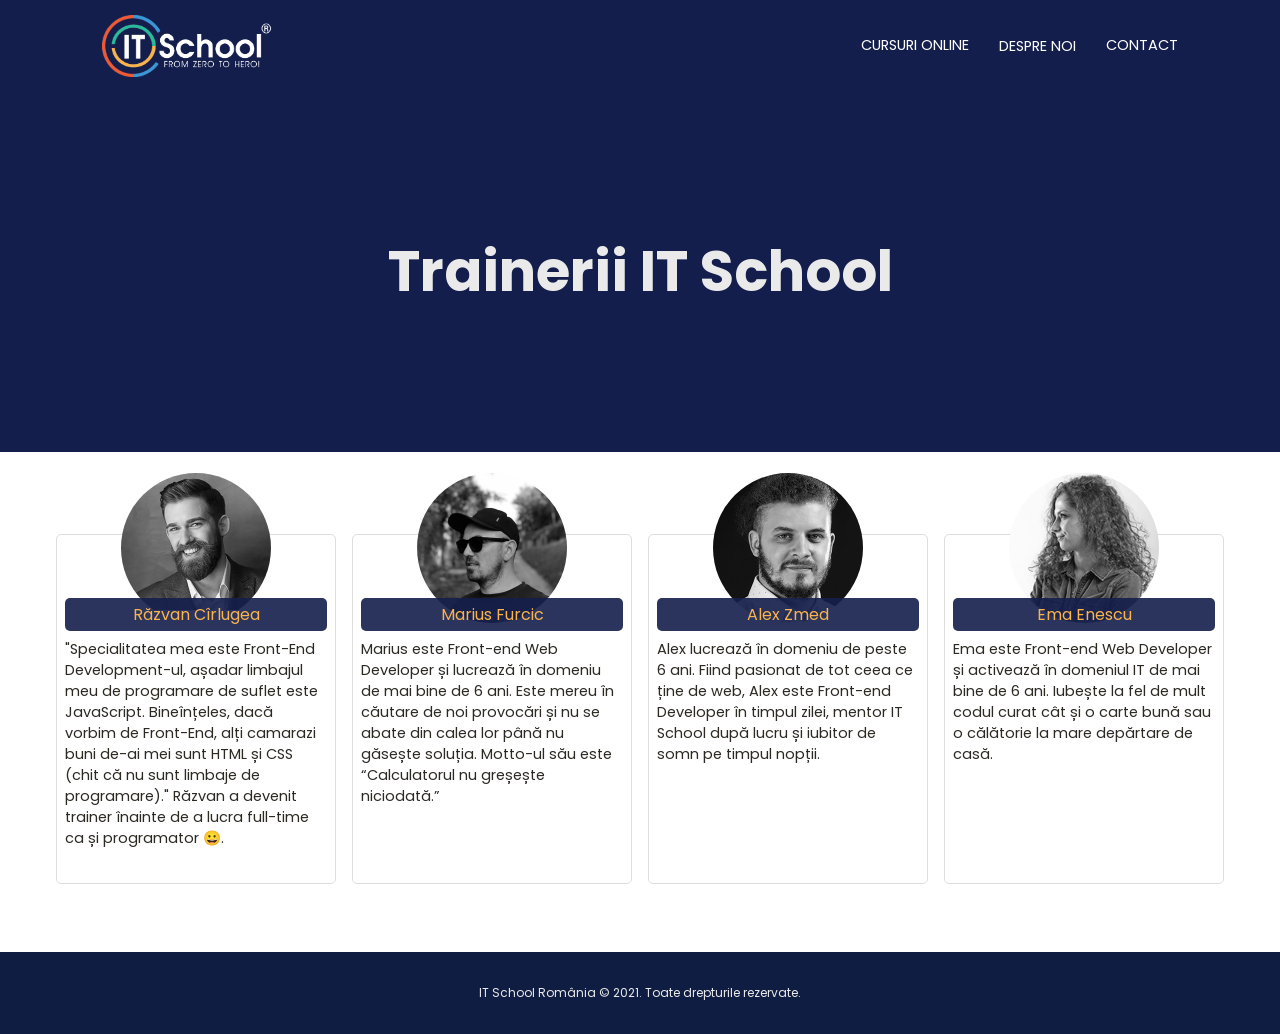
<file: it-school-web/about/about.html>
<!doctype html>
<html lang="en">
  <head>
    <meta charset="UTF-8" />
    <meta http-equiv="X-UA-Compatible" content="IE=edge" />
    <meta name="viewport" content="width=device-width, initial-scale=1.0" />
    <title>Trainerii IT School — Despre noi</title>
    <link
      href="https://fonts.googleapis.com/css2?family=Poppins:ital,wght@0,400;0,700;1,400&display=swap"
      rel="stylesheet"
    />
    <link
      href="https://fonts.googleapis.com/css2?family=Material+Symbols+Outlined:opsz,wght,FILL,GRAD@24,400,0,0"
      rel="stylesheet"
    />
    <link rel="stylesheet" href="../about/about-style.css" />
  </head>
  <body>
    <!--------------------------------------- NAVIGATION ------------------>
    <header>
      <a class="logo" href="../index.html">
        <img src="itschool-logo.png" />
      </a>
      <nav class="nav-list">
        <a href="../online/cursurionline.html">CURSURI ONLINE</a>
        <div class="dropdown">
          <a href="#">DESPRE NOI</a>
          <ul>
            <li><a href="../index.html">IT SCHOOL</a></li>
            <li><a href="about.html">INFO</a></li>
          </ul>
        </div>
        <a href="../contact/contact.html">CONTACT</a>
      </nav>
    </header>

    <main>
      <section class="welcome">
        <div class="container">
          <h1>Trainerii IT School</h1>
        </div>
      </section>

      <!-------------------------- TRAINERS LIST ------------------------------>
      <section class="trainers">
        <div class="container grid">
          <div class="trainers-container">
            <div class="trainer-wrapper">
              <div class="trainer">
                <div class="image-wrapper">
                  <img src="razvan.jpeg" alt="Razvan Cirlugea" />
                </div>
                <h3>Răzvan Cîrlugea</h3>
                <p>
                  "Specialitatea mea este Front-End Development-ul, așadar
                  limbajul meu de programare de suflet este JavaScript.
                  Bineînțeles, dacă vorbim de Front-End, alți camarazi buni
                  de-ai mei sunt HTML și CSS (chit că nu sunt limbaje de
                  programare)." Răzvan a devenit trainer înainte de a lucra
                  full-time ca și programator 😀.
                </p>
              </div>
            </div>

            <div class="trainer-wrapper">
              <div class="trainer">
                <div class="image-wrapper">
                  <img src="marius.png" alt="Marius Furcic" />
                </div>
                <h3>Marius Furcic</h3>
                <p>
                  Marius este Front-end Web Developer și lucrează în domeniu de
                  mai bine de 6 ani. Este mereu în căutare de noi provocări și
                  nu se abate din calea lor până nu găsește soluția. Motto-ul
                  său este “Calculatorul nu greșește niciodată.”
                </p>
              </div>
            </div>

            <div class="trainer-wrapper">
              <div class="trainer">
                <div class="image-wrapper">
                  <img src="alex.jpeg" alt="Alex Zmed" />
                </div>
                <h3>Alex Zmed</h3>
                <p>
                  Alex lucrează în domeniu de peste 6 ani. Fiind pasionat de tot
                  ceea ce ține de web, Alex este Front-end Developer în timpul
                  zilei, mentor IT School după lucru și iubitor de somn pe
                  timpul nopții.
                </p>
              </div>
            </div>

            <div class="trainer-wrapper">
              <div class="trainer">
                <div class="image-wrapper">
                  <img src="ema.jpeg" alt="Ema Enescu" />
                </div>
                <h3>Ema Enescu</h3>
                <p>
                  Ema este Front-end Web Developer și activează în domeniul IT
                  de mai bine de 6 ani. Iubește la fel de mult codul curat cât
                  și o carte bună sau o călătorie la mare depărtare de casă.
                </p>
              </div>
            </div>
          </div>
        </div>
      </section>
    </main>

    <!----------------------------FOOTER------------------------------------>
    <footer>
      <div class="container">
        <p>IT School România © 2021. Toate drepturile rezervate.</p>
      </div>
    </footer>
  </body>
</html>
</file>
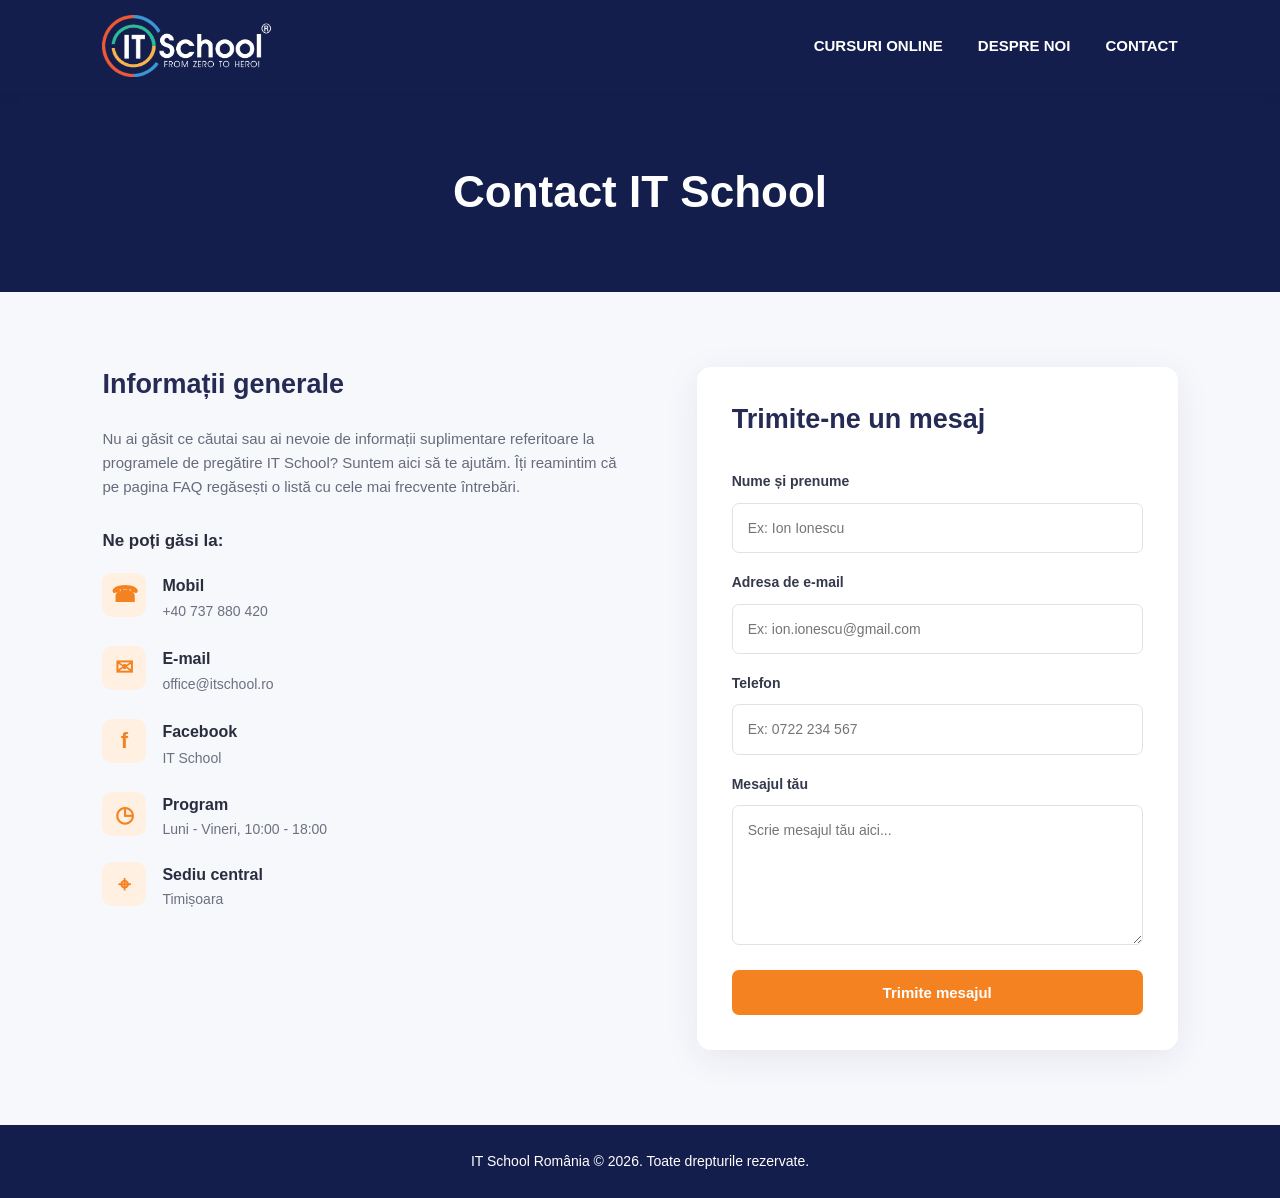
<file: it-school-web/contact/contact.html>
<!DOCTYPE html>
<html lang="ro">
<head>
    <meta charset="UTF-8">
    <meta http-equiv="X-UA-Compatible" content="IE=edge">
    <meta name="viewport" content="width=device-width, initial-scale=1.0">

    <title>Contact IT School</title>

    <meta name="description" content="Contactează IT School pentru informații despre cursurile IT.">

    <link rel="stylesheet" href="contact-style.css">
</head>

<body>

    <!-- HEADER -->
    <header>
        <a class="logo" href="../index.html">
            <img src="itschool-logo.png" alt="Logo IT School">
        </a>

        <nav class="nav-list">
            <a href="../online/cursurionline.html">CURSURI ONLINE</a>

            <div class="dropdown">
                <a href="#">DESPRE NOI</a>

                <ul>
                    <li>
                        <a href="../index.html">IT SCHOOL</a>
                    </li>
                    <li>
                        <a href="../about/about.html">INFO</a>
                    </li>
                </ul>
            </div>

            <a href="contact.html">CONTACT</a>
        </nav>
    </header>


    <!-- BANNER -->
    <section class="welcome">
        <div class="container-contact">
            <h1>Contact IT School</h1>
        </div>
    </section>


    <!-- CONTACT -->
    <section class="contact">
        <div class="container2-contact">

            <!-- INFORMAȚII GENERALE -->
            <div class="contact-info">

                <h2>Informații generale</h2>

                <p class="text-lung">
                    Nu ai găsit ce căutai sau ai nevoie de informații
                    suplimentare referitoare la programele de pregătire
                    IT School? Suntem aici să te ajutăm. Îți reamintim
                    că pe pagina FAQ regăsești o listă cu cele mai
                    frecvente întrebări.
                </p>

                <p class="text-scurt">Ne poți găsi la:</p>

                <ul class="date">

                    <li>
                        <span class="symbol1">☎</span>

                        <div>
                            <p>Mobil</p>
                            <a href="tel:+40737880420">
                                +40 737 880 420
                            </a>
                        </div>
                    </li>

                    <li>
                        <span class="symbol2">✉</span>

                        <div>
                            <p>E-mail</p>
                            <a href="mailto:office@itschool.ro">
                                office@itschool.ro
                            </a>
                        </div>
                    </li>

                    <li>
                        <span class="symbol3">f</span>

                        <div>
                            <p>Facebook</p>
                            <a
                                href="https://www.facebook.com/itschool.ro/"
                                target="_blank"
                                rel="noopener noreferrer"
                            >
                                IT School
                            </a>
                        </div>
                    </li>

                    <li>
                        <span class="symbol4">◷</span>

                        <div>
                            <p>Program</p>
                            <p class="cand">
                                Luni - Vineri, 10:00 - 18:00
                            </p>
                        </div>
                    </li>

                    <li>
                        <span class="symbol5">⌖</span>

                        <div>
                            <p>Sediu central</p>
                            <p class="unde">Timișoara</p>
                        </div>
                    </li>

                </ul>
            </div>


            <!-- FORMULAR DE CONTACT -->
            <form class="formular-contact">

                <h2>Trimite-ne un mesaj</h2>

                <label for="name">Nume și prenume</label>
                <input
                    id="name"
                    name="name"
                    type="text"
                    placeholder="Ex: Ion Ionescu"
                    autocomplete="name"
                    required
                >

                <label for="email">Adresa de e-mail</label>
                <input
                    id="email"
                    name="email"
                    type="email"
                    placeholder="Ex: ion.ionescu@gmail.com"
                    autocomplete="email"
                    required
                >

                <label for="phone">Telefon</label>
                <input
                    id="phone"
                    name="phone"
                    type="tel"
                    placeholder="Ex: 0722 234 567"
                    autocomplete="tel"
                >

                <label for="message">Mesajul tău</label>
                <textarea
                    id="message"
                    name="message"
                    rows="5"
                    placeholder="Scrie mesajul tău aici..."
                    required
                ></textarea>

                <button type="submit">Trimite mesajul</button>

            </form>

        </div>
    </section>


    <!-- FOOTER -->
    <footer>
        <div class="footer">
            <p>
                IT School România © 2026. Toate drepturile rezervate.
            </p>
        </div>
    </footer>

</body>
</html>
</file>
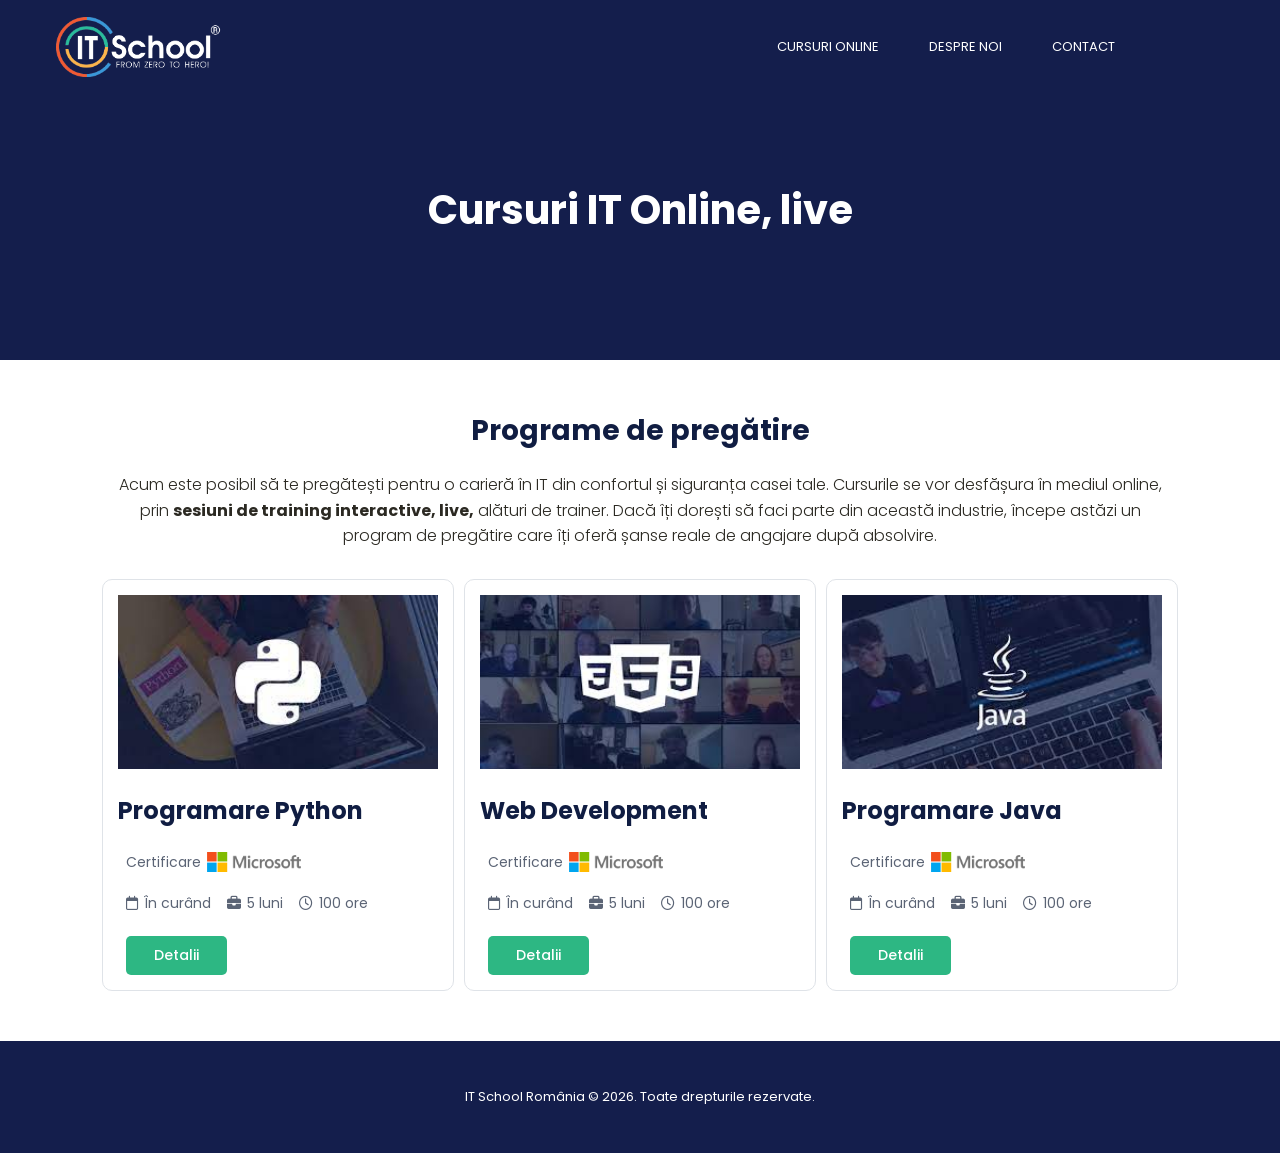
<file: it-school-web/online/cursurionline.html>
<!doctype html>
<html lang="ro">
  <head>
    <meta charset="UTF-8" />
    <meta name="viewport" content="width=device-width, initial-scale=1.0" />
    <title>Cursuri Online</title>
    <link rel="preconnect" href="https://fonts.googleapis.com" />
    <link rel="preconnect" href="https://fonts.gstatic.com" crossorigin />
    <link
      href="https://fonts.googleapis.com/css2?family=Poppins:wght@300;400;500;700&display=swap"
      rel="stylesheet"
    />
    <link
      rel="stylesheet"
      href="https://cdnjs.cloudflare.com/ajax/libs/font-awesome/6.7.2/css/all.min.css"
    />
    <link rel="stylesheet" href="cursurionline.css" />
  </head>

  <body>
    <header>
      <a class="logo" href="../index.html">
        <img src="itschool-logo.png" alt="Logo IT School" />
      </a>

      <nav class="nav-list">
        <a href="cursurionline.html">Cursuri Online</a>

        <div class="dropdown">
          <a href="#">Despre Noi</a>
          <ul>
            <li><a href="../index.html">IT School</a></li>
            <li><a href="../about/about.html">Info</a></li>
          </ul>
        </div>

        <a href="../contact/contact.html">Contact</a>
      </nav>
    </header>

    <section class="section-welcome">
      <div class="container1">
        <h1>Cursuri IT Online, live</h1>
      </div>
    </section>

    <section class="section-program">
      <div class="container2">
        <h2>Programe de pregătire</h2>
        <p class="main-paragraph">
          Acum este posibil să te pregătești pentru o carieră în IT din
          confortul și siguranța casei tale. Cursurile se vor desfășura în
          mediul online, prin
          <strong>sesiuni de training interactive, live,</strong> alături de
          trainer. Dacă îți dorești să faci parte din această industrie, începe
          astăzi un program de pregătire care îți oferă șanse reale de angajare
          după absolvire.
        </p>
      </div>

      <section class="container3">
        <div class="card">
          <div class="card-media">
            <img class="card-logo" src="python.jpeg" alt="Programare Python" />
          </div>

          <h3>Programare Python</h3>

          <div class="badges">
            <span class="certificare">
              <span>Certificare</span>
              <img
                class="logo-microsoft"
                src="microsoft-color.png"
                alt="Logo Microsoft"
              />
            </span>
          </div>

          <div class="badges">
            <span class="when">
              <i class="fa-regular fa-calendar"></i>
              În curând
            </span>

            <span class="duration">
              <i class="fa-solid fa-briefcase"></i>
              5 luni
            </span>

            <span class="hours">
              <i class="fa-regular fa-clock"></i>
              100 ore
            </span>
          </div>

          <a class="btn" href="#">Detalii</a>
        </div>

        <div class="card">
          <div class="card-media">
            <img class="card-logo" src="web-dev.jpeg" alt="Web Development" />
          </div>

          <h3>Web Development</h3>

          <div class="badges">
            <span class="certificare">
              <span>Certificare</span>
              <img
                class="logo-microsoft"
                src="microsoft-color.png"
                alt="Logo Microsoft"
              />
            </span>
          </div>

          <div class="badges">
            <span class="when">
              <i class="fa-regular fa-calendar"></i>
              În curând
            </span>

            <span class="duration">
              <i class="fa-solid fa-briefcase"></i>
              5 luni
            </span>

            <span class="hours">
              <i class="fa-regular fa-clock"></i>
              100 ore
            </span>
          </div>

          <a class="btn" href="#">Detalii</a>
        </div>

        <div class="card">
          <div class="card-media">
            <img class="card-logo" src="Java.jpeg" alt="Programare Java" />
          </div>

          <h3>Programare Java</h3>

          <div class="badges">
            <span class="certificare">
              <span>Certificare</span>
              <img
                class="logo-microsoft"
                src="microsoft-color.png"
                alt="Logo Microsoft"
              />
            </span>
          </div>

          <div class="badges">
            <span class="when">
              <i class="fa-regular fa-calendar"></i>
              În curând
            </span>

            <span class="duration">
              <i class="fa-solid fa-briefcase"></i>
              5 luni
            </span>

            <span class="hours">
              <i class="fa-regular fa-clock"></i>
              100 ore
            </span>
          </div>

          <a class="btn" href="#">Detalii</a>
        </div>
      </section>
    </section>

    <footer class="footer">
      <p>IT School România © 2026. Toate drepturile rezervate.</p>
    </footer>
  </body>
</html>
</file>
<file: it-school-web/about/about-style.css>
:root {
  --background-dark: #141e4c;
}

* {
  box-sizing: border-box;
  margin: 0;
  padding: 0;
  font-family: "Poppins", sans-serif;
}

body {
  display: flex;
  flex-direction: column;
  min-height: 100vh;
}

h1 {
  font-size: 3.5rem;
  color: #eaeaea;
}

h2 {
  font-size: 1.75rem;
  color: #101d42;
}

h3 {
  font-size: 1.5rem;
  color: #fbb44c;
}

p {
  font-size: 0.91rem;
  color: #2b2922;
}

.container {
  max-width: 1200px;
  min-width: 320px;
  margin: auto;
  padding: 1rem;
}

main {
  flex-grow: 1;
}

/* ----------------------------------- Navigation */
header {
  display: flex;
  justify-content: space-between;
  align-items: center;
  padding: 15px 8%;
  background-color: var(--background-dark);
  position: sticky;
  top: 0;
  width: 100%;
  z-index: 10;
}

.logo {
  display: flex;
  align-items: center;
}

.logo img {
  width: 170px;
  height: auto;
}

.nav-list {
  display: flex;
  align-items: center;
  gap: 30px;
}

.nav-list > a,
.dropdown > a {
  color: white;
  font-size: 0.91rem;
  text-transform: uppercase;
  text-decoration: none;
}

.nav-list a:hover {
  color: #fbb44c;
}

.dropdown {
  position: relative;
}

.dropdown ul {
  display: none;
  position: absolute;
  top: 100%;
  left: 0;
  min-width: 160px;
  list-style: none;
  background-color: var(--background-dark);
}

.dropdown:hover ul {
  display: block;
}

.dropdown ul a {
  display: block;
  padding: 10px 15px;
  color: white;
  text-decoration: none;
}

/* -----------------------------------FOOTER */
footer {
  background-color: #101d42;
}

footer p {
  font-size: 0.75rem;
  text-align: center;
  color: #eaeaea;
  padding: 1rem 0;
}

/* -----------------------------------TITLU ȘI CARDURI */
.welcome {
  background-color: #141e4c;
  height: 40vh;
  display: flex;
  justify-content: center;
  align-items: center;
}

.welcome h1 {
  text-align: center;
}

/* --------------------------CARDURI--------------------------------- */

.trainers .container.grid {
  padding: 1rem 0.5rem;
}

.trainers .trainers-container {
  padding-bottom: 1.75rem;
  display: flex;
  flex-wrap: wrap;
}

.trainers .trainer-wrapper {
  width: 25%;
  padding: 1.5rem 0.5rem;
}

.trainers .trainer {
  width: 100%;
  min-height: 350px;
  padding: 0.5rem;
  border: 1px solid #ddd;
  border-radius: 5px;
  margin-top: 2.6rem;
  display: flex;
  flex-direction: column;
  align-items: center;
}

.trainer:hover {
  transform: translateY(-5px);
}

.trainers .image-wrapper {
  width: 150px;
  height: 150px;
  border-radius: 50%;
  overflow: hidden;
  margin-top: -70px;
}

.trainer img {
  width: 100%;
  height: auto;
  filter: grayscale(100%);
}

.trainer h3 {
  width: 100%;
  font-size: 1rem;
  font-weight: 400;
  text-align: center;
  background-color: rgba(20, 30, 76, 0.9);
  border-radius: 5px;
  padding: 0.25rem 0;
  margin-bottom: 0.5rem;
  margin-top: -25px;
  z-index: 1;
}

/* --------------------------------------RESPONSIVE */
@media (max-width: 768px) {
  .welcome h1 {
    font-size: 2rem;
  }
}

@media (max-width: 992px) {
  .trainers .trainer-wrapper {
    width: calc(100% / 3);
  }
}

@media (max-width: 768px) {
  .trainers .trainer-wrapper {
    width: 50%;
  }

  .trainers .trainer {
    min-height: 310px;
  }
}

@media (max-width: 576px) {
  .trainers .trainer-wrapper {
    width: 100%;
  }

  .trainers .trainer {
    min-height: 0;
  }

  .trainer p {
    margin-bottom: 0.5rem;
  }
}
</file>
<file: it-school-web/contact/contact-style.css>
:root {
    --text-light: #eaeaea;
    --button-color: #2bb686;
    --background-dark: #141e4c;
    --background-light: #f5f8fc;
    --text-color: #202b3c;
    --fs-medium: 0.875rem;
    --spacing-medium: 1rem;
}

/* Resetare de bază */
* {
    box-sizing: border-box;
    margin: 0;
    padding: 0;
}

body {
    font-family: Arial, Helvetica, sans-serif;
    color: #292d3e;
    background-color: #ffffff;
    line-height: 1.6;
}

a {
    text-decoration: none;
    color: inherit;
}

/* HEADER */
header {
    min-height: 90px;
    padding: 15px 8%;
    display: flex;
    justify-content: space-between;
    align-items: center;
    background-color: var(--background-dark);
    box-shadow: 0 2px 12px rgba(0, 0, 0, 0.06);
    position: relative;
    z-index: 10;
}

.logo img {
    display: block;
    width: 170px;
    max-width: 100%;
    height: auto;
    object-fit: contain;
}

.nav-list {
    display: flex;
    align-items: center;
    gap: 35px;
}

.nav-list > a,
.dropdown > a {
    font-size: 15px;
    font-weight: 600;
    color: white;
    transition: color 0.2s ease;
}

.nav-list > a:hover,
.dropdown > a:hover {
    color: #f58220;
}

/* DROPDOWN */
.dropdown {
    position: relative;
}

.dropdown ul {
    display: none;
    position: absolute;
    top: 100%;
    left: -15px;
    padding-top: 15px;
    min-width: 160px;
    list-style: none;
    background-color: var(--background-dark);
}

.dropdown:hover ul,
.dropdown:focus-within ul {
    display: block;
}

.dropdown ul li a {
    display: block;
    padding: 10px 15px;
    white-space: nowrap;
    color: white;
}

.dropdown ul li a:hover {
    color: #f58220;
}

/* BANNER */
.welcome {
    background: var(--background-dark);
    padding: 65px 20px;
    text-align: center;
    color: #ffffff;
}

.container-contact h1 {
    font-size: clamp(30px, 4vw, 44px);
    font-weight: 700;
}

/* SECȚIUNEA DE CONTACT */
.contact {
    padding: 75px 8%;
    background-color: #f7f8fc;
}

.container2-contact {
    max-width: 1200px;
    margin: 0 auto;
    display: grid;
    grid-template-columns: 1fr 0.9fr;
    gap: 60px;
    align-items: start;
}

/* INFORMAȚII */
.contact-info h2,
.formular-contact h2 {
    font-size: 27px;
    line-height: 1.3;
    margin-bottom: 25px;
    color: #252b55;
}

.text-lung {
    font-size: 15px;
    color: #666b7c;
    margin-bottom: 28px;
}

.text-scurt {
    font-size: 17px;
    font-weight: 700;
    margin-bottom: 18px;
}

.date {
    list-style: none;
    display: flex;
    flex-direction: column;
    gap: 22px;
}

.date li {
    display: flex;
    align-items: flex-start;
    gap: 16px;
}

.date li > span {
    flex-shrink: 0;
    display: flex;
    justify-content: center;
    align-items: center;
    width: 44px;
    height: 44px;
    border-radius: 10px;
    background-color: #fff0e2;
    color: #f58220;
    font-size: 22px;
    font-weight: 700;
}

.date li p:first-child {
    font-weight: 600;
    color: #292d3e;
}

.date li a,
.cand,
.unde {
    font-size: 14px;
    color: #6b7080;
}

.date li a:hover {
    color: #f58220;
}

/* FORMULAR */
.formular-contact {
    display: flex;
    flex-direction: column;
    padding: 35px;
    gap: 10px;
    background-color: #ffffff;
    border-radius: 14px;
    box-shadow: 0 8px 35px rgba(36, 44, 82, 0.08);
}

.formular-contact h2 {
    margin-bottom: 15px;
}

.formular-contact label {
    margin-top: 8px;
    font-size: 14px;
    font-weight: 600;
    color: #34394b;
}

.formular-contact input,
.formular-contact textarea {
    width: 100%;
    padding: 13px 15px;
    border: 1px solid #dfe2eb;
    border-radius: 7px;
    background-color: #ffffff;
    font: inherit;
    font-size: 14px;
    outline: none;
    transition: border-color 0.2s, box-shadow 0.2s;
}

.formular-contact input:focus,
.formular-contact textarea:focus {
    border-color: #f58220;
    box-shadow: 0 0 0 3px rgba(245, 130, 32, 0.12);
}

.formular-contact textarea {
    resize: vertical;
    min-height: 130px;
}

.formular-contact button {
    margin-top: 15px;
    padding: 14px 20px;
    border: none;
    border-radius: 7px;
    background-color: #f58220;
    color: #ffffff;
    font-size: 15px;
    font-weight: 700;
    cursor: pointer;
    transition: background-color 0.2s;
}

.formular-contact button:hover {
    background-color: #dc6d10;
}

/* FOOTER */
footer {
    padding: 25px 20px;
    text-align: center;
    background-color: var(--background-dark);
    color: #ffffff;
    font-size: 14px;
}

/* RESPONSIVE */
@media (max-width: 800px) {
    header {
        flex-direction: column;
        gap: 20px;
        padding: 20px;
    }

    .nav-list {
        flex-wrap: wrap;
        justify-content: center;
        gap: 18px;
    }

    .contact {
        padding: 45px 6%;
    }

    .container2-contact {
        grid-template-columns: 1fr;
        gap: 40px;
    }

    .formular-contact {
        padding: 25px;
    }
}

@media (max-width: 450px) {
    .nav-list {
        gap: 12px;
    }

    .nav-list > a,
    .dropdown > a {
        font-size: 13px;
    }

    .welcome {
        padding: 45px 15px;
    }

    .contact-info h2,
    .formular-contact h2 {
        font-size: 23px;
    }
}
</file>
<file: it-school-web/online/cursurionline.css>
:root {
  --text-light: #eaeaea;
  --button-color: #2bb686;
  --fs-medium: 0.875rem;
  --spacing-medium: 1rem;
}

*,
*::before,
*::after {
  box-sizing: border-box;
}

body {
  background-color: white;
  font-family: "Poppins", Arial, sans-serif;
  margin: 0px;
}

a {
  text-decoration: none;
}

/* Section header */

header {
  display: flex;
  justify-content: space-between;
  align-items: center;
  background-color: #141e4c;
  position: fixed;
  top: 0;
  left: 0;
  width: 100%;
  z-index: 100;
}

.logo {
  display: flex;
  justify-content: left;
  padding: 17px 10px 17px 56px;
}

.logo img {
  height: 60px;
  width: auto;
  display: block;
}

.nav-list {
  display: flex;
  padding: 20px 165px 20px 20px;
  color: white;
  text-transform: uppercase;
  font-family: "Poppins", Arial, sans-serif;
  font-size: small;
  font-weight: 400;
}

.nav-list a {
  padding-left: 50px;
  color: white;
  text-decoration: none;
  transition: 0.3s ease;
}

.nav-list a:hover {
  color: orange;
}

/* Dropdown "Despre Noi" */

.dropdown {
  position: relative;
}

.dropdown ul {
  display: none;
  position: absolute;
  top: 100%;
  left: 50px;
  list-style: none;
  margin: 0;
  padding: 10px 0;
  background-color: #141e4c;
  white-space: nowrap;
  z-index: 10;
}

.dropdown:hover ul {
  display: block;
}

.dropdown ul a {
  display: block;
  padding: 8px 20px;
}

/* Section welcome */

.section-welcome {
  color: white;
  background-color: #141e4c;
  display: flex;
  flex-direction: column;
  justify-content: space-between;
  padding: 180px 20px 120px;
}

.container1 {
  font-size: 2rem;
  text-align: center;
  font-family: "Poppins", Arial, sans-serif;
}

.container1 h1 {
  font-size: 2.5rem;
  font-weight: 700;
  margin: 0;
}

.container1 img {
  width: auto;
  height: 24px;
  margin-left: 5px;
}

.section-welcome a {
  color: var(--text-light);
  background-color: var(--button-color);
  font-size: var(--fs-medium);
  text-transform: uppercase;
  text-align: center;
  padding: var(--spacing-medium);
  border: 2px solid var(--button-color);
  border-radius: 5px;
  margin-top: 30px;
  width: 260px;
}

/* Section Programe de pregatire */

.section-program {
  background-color: white;
}

.container2 h2 {
  font-size: 28px;
  font-weight: 700;
  color: #101d42;
  font-family: "Poppins", Arial, sans-serif;
  text-align: center;
  background-color: white;
  margin: 0;
  padding-top: 50px;
}

.main-paragraph {
  text-align: center;
  max-width: 1100px;
  margin: 20px auto 0;
  padding: 0 20px;
  font-family: "Poppins", Arial, sans-serif;
  font-weight: 300;
  line-height: 1.6;
  color: #2b2922;
}

strong {
  font-weight: 700;
}

.container3 {
  display: flex;
  flex-wrap: wrap;
  justify-content: center;
  background-color: white;
  gap: 10px;
  padding: 30px 20px 50px;
}

/* Card */

.card {
  width: 100%;
  max-width: 352px;
  background: #ffffff;
  border: 1px solid #dfe3e8;
  border-radius: 10px;
  padding: 15px;
}

.card-media {
  position: relative;
  height: 174px;
  background: #1c2a4a;
  overflow: hidden;
}

.card-logo {
  width: 100%;
  height: 100%;
  object-fit: cover;
  display: block;
}

h3 {
  font-family: "Poppins", Arial, sans-serif;
  color: #101d42;
  font-size: 1.5rem;
  font-weight: 700;
  margin: 24px 0 4px;
}

.badges {
  display: flex;
  align-items: center;
  flex-wrap: wrap;
  gap: 16px;
  padding: 20px 8px 0;
  color: #5b6475;
  font-size: 14px;
}

.badges span {
  display: flex;
  align-items: center;
  gap: 6px;
}

.badges i {
  font-size: 14px;
}

.logo-microsoft {
  height: 20px;
  width: auto;
}

.btn {
  display: inline-block;
  margin: 22px 8px 0;
  background: #2db783;
  color: #ffffff;
  font-size: 14px;
  font-weight: 500;
  padding: 9px 28px;
  border-radius: 5px;
  transition: background 0.3s ease;
}

.btn:hover {
  background: #25a06f;
}

.btn:focus-visible {
  outline: 3px solid #101d42;
  outline-offset: 2px;
}

/* Footer */

.footer {
  display: flex;
  justify-content: center;
  background-color: #141e4c;
}

footer p {
  font-size: small;
  color: white;
  padding: var(--spacing-medium);
  font-family: "Poppins", Arial, sans-serif;
  margin: 30px;
  text-align: center;
}

/* Responsive*/

@media (max-width: 1200px) {
  .nav-list {
    padding-right: 60px;
  }

  .logo {
    padding-left: 30px;
  }
}

@media (max-width: 992px) {
  .section-welcome {
    padding: 160px 20px 100px;
  }

  .container1 h1 {
    font-size: 2rem;
  }

  .nav-list {
    padding-right: 20px;
  }

  .nav-list a {
    padding-left: 30px;
  }

  .dropdown ul {
    left: 30px;
  }
}

@media (max-width: 768px) {
  header {
    flex-direction: column;
  }

  .logo {
    padding: 12px 20px 4px;
  }

  .logo img {
    height: 50px;
  }

  .nav-list {
    flex-wrap: wrap;
    justify-content: center;
    padding: 6px 10px 14px;
  }

  .nav-list a {
    padding: 0 14px;
  }

  .dropdown ul {
    left: 14px;
  }

  .section-welcome {
    padding: 190px 20px 80px;
  }

  .container2 h2 {
    font-size: 24px;
  }
}

@media (max-width: 480px) {
  .container1 h1 {
    font-size: 1.5rem;
  }

  .main-paragraph {
    font-size: 15px;
  }

  .container3 {
    padding: 20px 15px 40px;
  }

  .card-media {
    height: 160px;
  }

  h3 {
    font-size: 1.3rem;
  }

  .badges {
    gap: 12px;
  }
}
</file>
